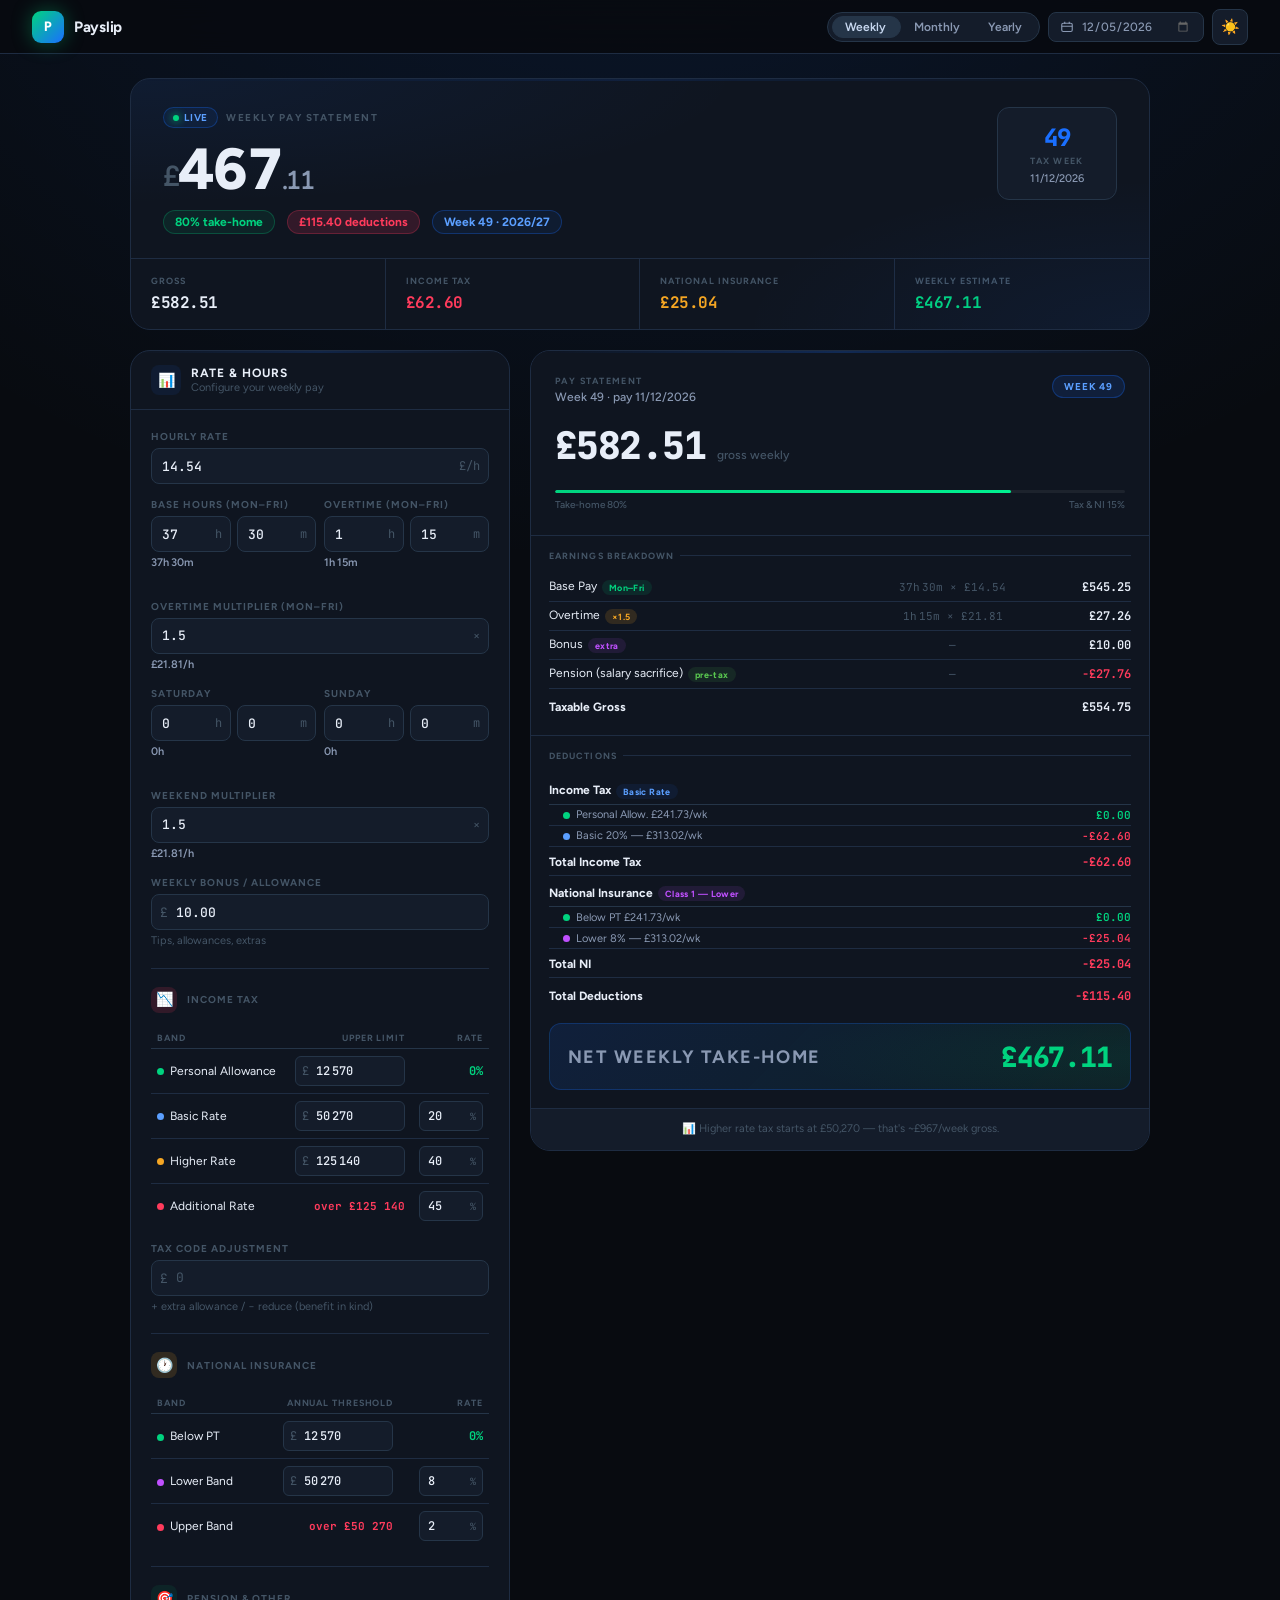
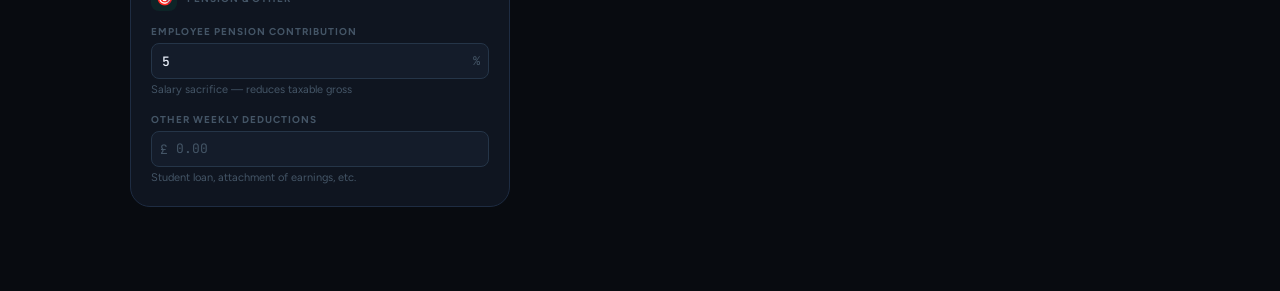
<file: index.html>
<!DOCTYPE html>
<html lang="en">
	<head>
		<meta charset="UTF-8"/>
		<meta name="viewport" content="width=device-width,initial-scale=1"/>
		<title>Payslip · 2026/27</title>
		<link href="https://fonts.googleapis.com/css2?family=Figtree:wght@300;400;500;600;700;800;900&family=JetBrains+Mono:wght@400;500;600&display=swap" rel="stylesheet"/>
		<link rel="stylesheet" href="payslip.css">
	</head>
	<body>
		<div id="bar-tt">
			<div class="tt-row" id="tt-label" style="font-size:10px;text-transform:uppercase;letter-spacing:.1em;color:var(--text3);margin-bottom:6px;font-weight:700"></div>
			<div class="tt-row"><span style="color:var(--g)">Gross</span><span class="tt-val" id="tt-gross" style="color:var(--g)">—</span></div>
			<div class="tt-row"><span style="color:var(--r)">Deductions</span><span class="tt-val" id="tt-ded" style="color:var(--r)">—</span></div>
			<div class="tt-row" style="border-top:1px solid var(--border);margin-top:5px;padding-top:7px"><span style="color:var(--g)">Net pay</span><span class="tt-val" id="tt-net" style="color:var(--g)">—</span></div>
		</div>
		<!-- NAV -->
		<nav class="topnav">
			<div class="nav-brand">
				<div class="nav-logo">P</div>
				Payslip
			</div>
			<div class="nav-right">
				<!-- Period toggle -->
				<div class="tog-pill" id="period-pill">
					<div class="tog-pill-thumb" id="pill-thumb"></div>
					<button class="tog-pill-btn on" id="btn-weekly">Weekly</button>
					<button class="tog-pill-btn" id="btn-monthly">Monthly</button>
					<button class="tog-pill-btn" id="btn-yearly">Yearly</button>
				</div>
				<div class="nav-date">
					<svg width="12" height="12" fill="none" stroke="currentColor" stroke-width="1.5" viewBox="0 0 16 16">
						<rect x="1" y="3" width="14" height="11" rx="2"/>
						<path d="M5 1v3M11 1v3M1 7h14"/>
					</svg>
					<input type="date" id="today-date"/>
				</div>
				<div class="tog-btn" id="togBtn" title="Theme"><span class="theme-icon" id="theme-icon">🌙</span></div>
			</div>
		</nav>
		<div class="wrap">
			<!-- HERO -->
			<div class="hero">
				<div class="hero-scan"></div>
				<div class="hero-main">
					<div style="animation:fadeIn .5s ease .1s both">
						<div class="hero-eyebrow">
							<div class="hero-tag">
								<div class="live-dot"></div>
								LIVE
							</div>
							<span id="hero-eyebrow-label">WEEKLY PAY STATEMENT</span>
						</div>
						<div class="hero-net"><span class="currency">£</span><span id="hero-net-int">0</span><span class="pence">.<span id="hero-net-dec">00</span></span></div>
						<div class="hero-sub">
							<div class="hero-pill pill-g" id="hero-pill-rate">0% take-home</div>
							<div class="hero-pill pill-r" id="hero-pill-ded">£0.00 deductions</div>
							<div class="hero-pill pill-b" id="hero-pill-week">Week 1 · 2026/27</div>
						</div>
					</div>
					<div class="hero-right">
						<div class="hero-week-badge">
							<div class="hwb-week" id="hero-week-num">1</div>
							<div class="hwb-label">Tax Week</div>
							<div class="hwb-pay" id="hero-pay-date">Pay date —</div>
						</div>
					</div>
				</div>
				<div class="hero-stats">
					<div class="hstat">
						<div class="hstat-l">Gross</div>
						<div class="hstat-v" id="hs-gross" style="color:var(--text)">£0.00</div>
					</div>
					<div class="hstat">
						<div class="hstat-l">Income Tax</div>
						<div class="hstat-v" id="hs-it" style="color:var(--r)">£0.00</div>
					</div>
					<div class="hstat">
						<div class="hstat-l">National Insurance</div>
						<div class="hstat-v" id="hs-ni" style="color:var(--gold)">£0.00</div>
					</div>
					<div class="hstat">
						<div class="hstat-l" id="hs-annual-label">Annual Estimate</div>
						<div class="hstat-v" id="hs-annual" style="color:var(--g)">£0.00</div>
					</div>
				</div>
			</div>
			<div class="layout">
				<!-- INPUTS -->
				<div class="inputs-panel">
					<div class="panel-head">
						<div class="ph-ico ico-b">📊</div>
						<div>
							<div class="ph-title">Rate &amp; Hours</div>
							<div class="ph-sub">Configure your weekly pay</div>
						</div>
					</div>
					<div class="panel-body">
						<div class="field">
							<label>Hourly Rate</label>
							<div class="iw"><input type="text" inputmode="decimal" id="hourly_rate" placeholder="0.00"/><span class="isuf">£/h</span></div>
						</div>
						<div class="two-col" style="margin-bottom:.875rem">
							<div class="field">
								<label>Base Hours (Mon–Fri)</label>
								<div class="two-col" style="gap:6px">
									<div class="iw"><input type="number" id="base_h" min="0" max="168" step="1" value="37"/><span class="isuf">h</span></div>
									<div class="iw"><input type="number" id="base_m" min="0" max="59" step="1" value="30"/><span class="isuf">m</span></div>
								</div>
								<div class="hint" id="base_disp"></div>
							</div>
							<div class="field">
								<label>Overtime (Mon–Fri)</label>
								<div class="two-col" style="gap:6px">
									<div class="iw"><input type="number" id="ot_h" min="0" max="99" step="1" value="1"/><span class="isuf">h</span></div>
									<div class="iw"><input type="number" id="ot_m" min="0" max="59" step="1" value="15"/><span class="isuf">m</span></div>
								</div>
								<div class="hint" id="ot_disp"></div>
							</div>
						</div>
						<div class="field">
							<label>Overtime Multiplier (Mon–Fri)</label>
							<div class="iw"><input type="number" id="ot_mult" step="0.1" value="1.5"/><span class="isuf">×</span></div>
							<div class="hint" id="ot_rate_disp"></div>
						</div>
						<div class="two-col" style="margin-bottom:.875rem">
							<div class="field">
								<label>Saturday</label>
								<div class="two-col" style="gap:6px">
									<div class="iw"><input type="number" id="sat_h" min="0" max="24" step="1" value="0"/><span class="isuf">h</span></div>
									<div class="iw"><input type="number" id="sat_m" min="0" max="59" step="1" value="0"/><span class="isuf">m</span></div>
								</div>
								<div class="hint" id="sat_disp"></div>
							</div>
							<div class="field">
								<label>Sunday</label>
								<div class="two-col" style="gap:6px">
									<div class="iw"><input type="number" id="sun_h" min="0" max="24" step="1" value="0"/><span class="isuf">h</span></div>
									<div class="iw"><input type="number" id="sun_m" min="0" max="59" step="1" value="0"/><span class="isuf">m</span></div>
								</div>
								<div class="hint" id="sun_disp"></div>
							</div>
						</div>
						<div class="field">
							<label>Weekend Multiplier</label>
							<div class="iw"><input type="number" id="wk_mult" step="0.1" value="1.5"/><span class="isuf">×</span></div>
							<div class="hint" id="wk_rate_disp"></div>
						</div>
						<div class="field">
							<label>Weekly Bonus / Allowance</label>
							<div class="iw iw-pre"><span class="ipre">£</span><input type="text" inputmode="decimal" id="bonus" placeholder="0.00"/></div>
							<div class="hint">Tips, allowances, extras</div>
						</div>
						<div class="sec-divider"></div>
						<div style="display:flex;align-items:center;gap:10px;margin-bottom:.875rem">
							<div class="ph-ico ico-r" style="width:26px;height:26px">📉</div>
							<div style="font-size:10px;font-weight:700;text-transform:uppercase;letter-spacing:.1em;color:var(--text3)">Income Tax</div>
						</div>
						<table class="rtbl">
							<thead>
								<tr>
									<th>Band</th>
									<th>Upper limit</th>
									<th>Rate</th>
								</tr>
							</thead>
							<tbody>
								<tr>
									<td><span class="bnd" style="background:var(--g)"></span>Personal Allowance</td>
									<td>
										<div class="iw iw-pre"><span class="ipre">£</span><input type="text" inputmode="numeric" id="it_pa" placeholder="12 570"/></div>
									</td>
									<td><span style="font-family:var(--mono);font-size:12px;color:var(--g);font-weight:700">0%</span></td>
								</tr>
								<tr>
									<td><span class="bnd" style="background:#5B9FFF"></span>Basic Rate</td>
									<td>
										<div class="iw iw-pre"><span class="ipre">£</span><input type="text" inputmode="numeric" id="it_basic_top" placeholder="50 270"/></div>
									</td>
									<td>
										<div class="iw" style="max-width:64px"><input type="number" id="it_basic_rate" step="0.1" value="20"/><span class="isuf">%</span></div>
									</td>
								</tr>
								<tr>
									<td><span class="bnd" style="background:var(--gold)"></span>Higher Rate</td>
									<td>
										<div class="iw iw-pre"><span class="ipre">£</span><input type="text" inputmode="numeric" id="it_higher_top" placeholder="125 140"/></div>
									</td>
									<td>
										<div class="iw" style="max-width:64px"><input type="number" id="it_higher_rate" step="0.1" value="40"/><span class="isuf">%</span></div>
									</td>
								</tr>
								<tr>
									<td><span class="bnd" style="background:var(--r)"></span>Additional Rate</td>
									<td><span style="font-family:var(--mono);font-size:11px;color:var(--r);font-weight:700">over £125 140</span></td>
									<td>
										<div class="iw" style="max-width:64px"><input type="number" id="it_add_rate" step="0.1" value="45"/><span class="isuf">%</span></div>
									</td>
								</tr>
							</tbody>
						</table>
						<div class="field" style="margin-top:.875rem">
							<label>Tax Code Adjustment</label>
							<div class="iw iw-pre"><span class="ipre">£</span><input type="text" inputmode="numeric" id="tax_code_adj" placeholder="0"/></div>
							<div class="hint">+ extra allowance / − reduce (benefit in kind)</div>
						</div>
						<div class="sec-divider"></div>
						<div style="display:flex;align-items:center;gap:10px;margin-bottom:.875rem">
							<div class="ph-ico ico-gold" style="width:26px;height:26px">🕐</div>
							<div style="font-size:10px;font-weight:700;text-transform:uppercase;letter-spacing:.1em;color:var(--text3)">National Insurance</div>
						</div>
						<table class="rtbl">
							<thead>
								<tr>
									<th>Band</th>
									<th>Annual threshold</th>
									<th>Rate</th>
								</tr>
							</thead>
							<tbody>
								<tr>
									<td><span class="bnd" style="background:var(--g)"></span>Below PT</td>
									<td>
										<div class="iw iw-pre"><span class="ipre">£</span><input type="text" inputmode="numeric" id="ni_pt_annual" placeholder="12 570"/></div>
									</td>
									<td><span style="font-family:var(--mono);font-size:12px;color:var(--g);font-weight:700">0%</span></td>
								</tr>
								<tr>
									<td><span class="bnd" style="background:#C050FF"></span>Lower Band</td>
									<td>
										<div class="iw iw-pre"><span class="ipre">£</span><input type="text" inputmode="numeric" id="ni_uel_annual" placeholder="50 270"/></div>
									</td>
									<td>
										<div class="iw" style="max-width:64px"><input type="number" id="ni_main_rate" step="0.1" value="8"/><span class="isuf">%</span></div>
									</td>
								</tr>
								<tr>
									<td><span class="bnd" style="background:var(--r)"></span>Upper Band</td>
									<td><span style="font-family:var(--mono);font-size:11px;color:var(--r);font-weight:700">over £50 270</span></td>
									<td>
										<div class="iw" style="max-width:64px"><input type="number" id="ni_upper_rate" step="0.1" value="2"/><span class="isuf">%</span></div>
									</td>
								</tr>
							</tbody>
						</table>
						<div class="sec-divider"></div>
						<div style="display:flex;align-items:center;gap:10px;margin-bottom:.875rem">
							<div class="ph-ico ico-g" style="width:26px;height:26px">🎯</div>
							<div style="font-size:10px;font-weight:700;text-transform:uppercase;letter-spacing:.1em;color:var(--text3)">Pension &amp; Other</div>
						</div>
						<div class="field">
							<label>Employee Pension Contribution</label>
							<div class="iw"><input type="number" id="pen_pct" step="0.1" value="5" placeholder="0"/><span class="isuf">%</span></div>
							<div class="hint">Salary sacrifice — reduces taxable gross</div>
						</div>
						<div class="field">
							<label>Other Weekly Deductions</label>
							<div class="iw iw-pre"><span class="ipre">£</span><input type="text" inputmode="decimal" id="other_ded" placeholder="0.00"/></div>
							<div class="hint">Student loan, attachment of earnings, etc.</div>
						</div>
					</div>
				</div>
				<!-- SLIP -->
				<div class="slip-panel">
					<div class="slip">
						<div class="slip-hero">
							<div class="slip-hero-scan"></div>
							<div class="sh-top">
								<div>
									<div class="sh-lbl">Pay Statement</div>
									<div class="sh-period" id="s-period">—</div>
								</div>
								<div class="sh-pill" id="s-pill">Week 1</div>
							</div>
							<div class="sh-gross-row">
								<div class="sh-gross" id="s-gross">£0.00</div>
								<div class="sh-gross-lbl" id="s-gross-lbl">gross weekly</div>
							</div>
							<div class="sh-bar-wrap">
								<div class="sh-bar-track">
									<div class="sh-bar-fill" id="s-bar" style="width:0%"></div>
								</div>
								<div class="sh-bar-labels">
									<span class="sh-bar-lbl" id="s-bar-pct">Take-home 0%</span>
									<span class="sh-bar-lbl" id="tax-ni-pct">Tax &amp; NI 0%</span>
								</div>
							</div>
						</div>
						<div class="ss">
							<div class="ss-title">Earnings Breakdown</div>
							<table class="et" id="s-earn"></table>
						</div>
						<div class="ss">
							<div class="ss-title">Deductions</div>
							<table class="dt" id="s-ded"></table>
						</div>
						<div class="net-box">
							<div>
								<div class="net-lbl" id="net-box-lbl">Net Weekly Take-Home</div>
							</div>
							<div class="net-val" id="s-net-box">£0.00</div>
						</div>
						<div class="slip-foot" id="s-foot"></div>
					</div>
				</div>
			</div>
		</div>
		<script src="payslip.js"></script>
	</body>
</html>
</file>
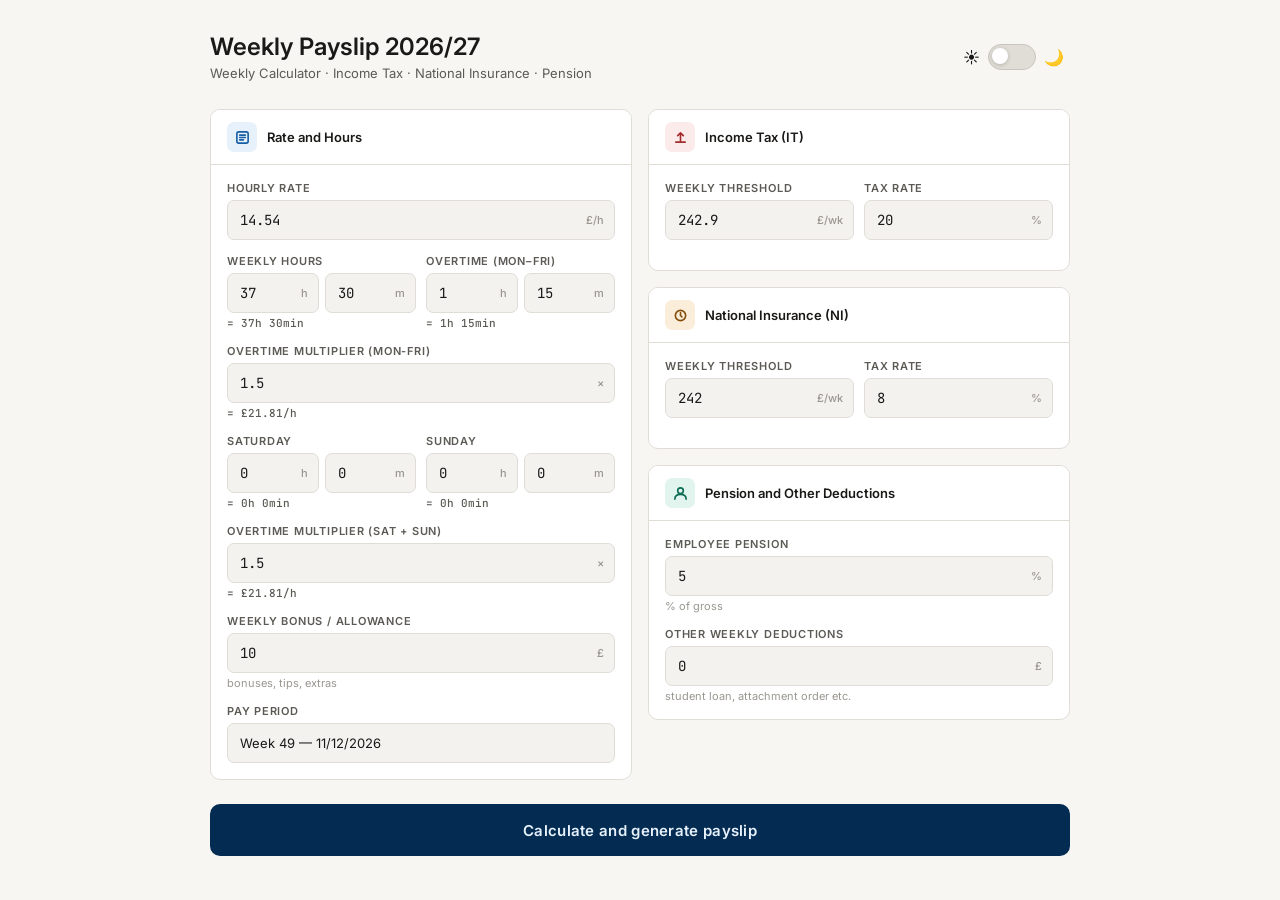
<file: payslip-2026-27 (1).html>
<!DOCTYPE html>
<html lang="pl">
<head>
<meta charset="UTF-8"/>
<meta name="viewport" content="width=device-width,initial-scale=1"/>
<title>Weekly Payslip 2026/27</title>
<link href="https://fonts.googleapis.com/css2?family=Inter:wght@400;500;600&family=JetBrains+Mono:wght@400;500&display=swap" rel="stylesheet"/>
<style>
*{box-sizing:border-box;margin:0;padding:0}

body{
  font-family:'Inter',sans-serif;min-height:100vh;padding:2rem 1rem;
  background:#F7F6F3;color:#1A1917;
  --surface:#FFFFFF;--surface2:#F3F2EF;--border:#E0DDD7;--border2:#C8C5BE;
  --text:#1A1917;--text2:#5C5A55;--text3:#9A9790;
  --blue-dark:#042C53;--blue-mid:#185FA5;--blue-light:#E6F1FB;--blue-muted:#85B7EB;
  --teal:#0F6E56;--teal-light:#E1F5EE;--teal-mid:#5DCAA5;
  --red:#A32D2D;--red-light:#FCEBEB;
  --amber:#854F0B;--amber-light:#FAEEDA;
  --purple:#3C3489;--purple-light:#EEEDFE;
  --green:#3B6D11;--green-light:#EAF3DE;
  --radius:10px;--radius-sm:7px;
  --toggle-bg:#E0DDD7;--toggle-thumb:#fff;
  -webkit-transition:background .25s,color .25s;
  transition:background .25s,color .25s;
}

body.dark{
  background:#111110;color:#F0EFED;
  --surface:#1C1C1A;--surface2:#242422;--border:#2E2E2B;--border2:#3D3D3A;
  --text:#F0EFED;--text2:#A8A59E;--text3:#6A6762;
  --blue-dark:#0D3F73;--blue-mid:#3080C8;--blue-light:#0C1E2E;--blue-muted:#5A9DD4;
  --teal:#1A9A78;--teal-light:#0A1F19;--teal-mid:#3DB890;
  --red:#CC4444;--red-light:#220E0E;
  --amber:#C47B20;--amber-light:#211508;
  --purple:#6658D4;--purple-light:#131128;
  --green:#5A9D28;--green-light:#0D1A06;
  --toggle-bg:#3D3D3A;--toggle-thumb:#F0EFED;
}

.container{max-width:860px;margin:0 auto}
.page-header{margin-bottom:1.75rem;display:flex;align-items:center;justify-content:space-between;gap:1rem;flex-wrap:wrap}
.page-header-left{display:flex;flex-direction:column}
.page-title{font-size:24px;font-weight:600;color:var(--text)}
.page-sub{font-size:13px;color:var(--text2);margin-top:4px}

.theme-toggle{
  display:flex;align-items:center;gap:8px;
  cursor:pointer;flex-shrink:0;
  -webkit-user-select:none;user-select:none;
  -webkit-tap-highlight-color:transparent;
  padding:6px;border-radius:8px;
}
.toggle-track{
  width:48px;height:26px;border-radius:13px;
  background:var(--toggle-bg);
  position:relative;
  border:1.5px solid var(--border2);
  -webkit-transition:background .25s;
  transition:background .25s;
  flex-shrink:0;
}
.toggle-thumb{
  position:absolute;top:3px;left:3px;
  width:16px;height:16px;border-radius:50%;
  background:var(--toggle-thumb);
  -webkit-transition:-webkit-transform .25s,background .25s;
  transition:transform .25s,background .25s;
  box-shadow:0 1px 4px rgba(0,0,0,.2);
}
body.dark .toggle-thumb{
  -webkit-transform:translateX(22px);
  transform:translateX(22px);
  background:#3080C8;
}
.toggle-icon{font-size:16px;line-height:1;display:block}

.form-grid{display:grid;grid-template-columns:1fr 1fr;gap:1rem;margin-bottom:1.25rem}
@media(max-width:640px){.form-grid{grid-template-columns:1fr}}
.card{background:var(--surface);border:1px solid var(--border);border-radius:var(--radius);overflow:hidden;-webkit-transition:background .25s,border-color .25s;transition:background .25s,border-color .25s}
.card-head{padding:.75rem 1rem;border-bottom:1px solid var(--border);display:flex;align-items:center;gap:10px;background:var(--surface)}
.card-icon{width:30px;height:30px;border-radius:var(--radius-sm);display:flex;align-items:center;justify-content:center;flex-shrink:0}
.icon-blue{background:var(--blue-light)}.icon-teal{background:var(--teal-light)}.icon-amber{background:var(--amber-light)}.icon-red{background:var(--red-light)}
.card-head-title{font-size:13px;font-weight:600;color:var(--text)}
.card-body{padding:1rem}
.field{margin-bottom:.875rem}.field:last-child{margin-bottom:0}
.field label{font-size:11px;font-weight:600;color:var(--text2);display:block;margin-bottom:5px;text-transform:uppercase;letter-spacing:.07em}
.field-hint{font-size:11px;color:var(--text3);margin-top:3px}
.input-wrap{position:relative}
.input-wrap input{
  width:100%;height:40px;border-radius:var(--radius-sm);
  border:1px solid var(--border);background:var(--surface2);color:var(--text);
  font-size:14px;padding:0 42px 0 12px;
  font-family:'JetBrains Mono',monospace;
  -webkit-transition:border-color .15s;transition:border-color .15s;
  -moz-appearance:textfield;-webkit-appearance:none;appearance:none;
}
.input-wrap input::-webkit-outer-spin-button,.input-wrap input::-webkit-inner-spin-button{-webkit-appearance:none}
.input-wrap input[type=text]{font-family:'Inter',sans-serif;font-size:13px;padding:0 12px}
.input-wrap input:focus{outline:none;border-color:var(--blue-mid)}
.input-suffix{position:absolute;right:11px;top:50%;-webkit-transform:translateY(-50%);transform:translateY(-50%);font-size:11px;color:var(--text3);font-family:'Inter',sans-serif;pointer-events:none;font-weight:500}
.time-display{font-size:11px;color:var(--text3);margin-top:3px;font-family:'JetBrains Mono',monospace;font-weight:500}
.time-display span{color:var(--text2)}
.two-col{display:grid;grid-template-columns:1fr 1fr;gap:10px}
.right-stack{display:flex;flex-direction:column;gap:1rem}
.calc-btn{
  width:100%;height:52px;border-radius:var(--radius);border:none;
  background:var(--blue-dark);color:#E6F1FB;
  font-size:15px;font-weight:600;cursor:pointer;
  font-family:'Inter',sans-serif;letter-spacing:.02em;
  -webkit-transition:opacity .15s;transition:opacity .15s;
  margin-top:.25rem;-webkit-tap-highlight-color:transparent;
}
.calc-btn:hover{opacity:.85}.calc-btn:active{opacity:.9}

.slip-outer{margin-top:1.75rem;background:#E8E6E1;border-radius:16px;padding:1.25rem;display:none}
body.dark .slip-outer{background:#1A1A18}
.slip{background:var(--surface);border-radius:14px;border:1px solid var(--border);overflow:hidden;box-shadow:0 2px 12px rgba(0,0,0,.07)}
.slip-top{background:var(--blue-dark);padding:1.5rem}
.slip-top-row{display:flex;justify-content:space-between;align-items:center}
.slip-wordmark{font-size:10px;letter-spacing:.16em;color:var(--blue-muted);text-transform:uppercase;font-weight:600}
.slip-pill{font-size:10px;background:var(--blue-mid);color:#B5D4F4;padding:4px 13px;border-radius:20px;font-weight:600;letter-spacing:.05em}
.slip-gross-row{margin-top:.875rem;display:flex;align-items:baseline;gap:10px}
.slip-gross-val{font-size:32px;font-weight:600;color:#F0EFED;font-family:'JetBrains Mono',monospace}
.slip-gross-lbl{font-size:12px;color:var(--blue-muted)}
.slip-period{font-size:12px;color:var(--blue-muted);margin-top:3px}
.slip-bar-track{height:4px;background:#0C447C;border-radius:2px;margin-top:1.25rem}
.slip-bar-fill{height:100%;background:var(--teal-mid);border-radius:2px;-webkit-transition:width .5s ease;transition:width .5s ease}
.slip-metrics{display:grid;grid-template-columns:repeat(3,1fr);border-bottom:1px solid var(--border)}
.sm-cell{padding:.875rem 1.125rem;border-right:1px solid var(--border)}.sm-cell:last-child{border-right:none}
.sm-lbl{font-size:10px;text-transform:uppercase;letter-spacing:.07em;color:var(--text3);margin-bottom:4px;font-weight:600}
.sm-val{font-size:17px;font-weight:600;font-family:'JetBrains Mono',monospace}
.v-blue{color:var(--blue-mid)}.v-red{color:var(--red)}.v-green{color:var(--green)}
.slip-section{padding:1rem 1.25rem}.slip-section+.slip-section{border-top:1px solid var(--border)}
.slip-sec-title{font-size:10px;font-weight:700;text-transform:uppercase;letter-spacing:.09em;color:var(--text3);margin-bottom:.75rem}
.earn-table{width:100%;border-collapse:collapse}
.earn-table td{padding:7px 0;font-size:13px;vertical-align:middle;border-bottom:1px solid var(--border)}
.earn-table tr:last-child td{border-bottom:none}
.earn-table td:nth-child(2){text-align:center;font-family:'JetBrains Mono',monospace;font-size:11px;color:var(--text2)}
.earn-table td:nth-child(3){text-align:right;font-family:'JetBrains Mono',monospace;font-size:13px;font-weight:500;color:var(--text)}
.earn-table .total-row td{font-weight:700;font-size:14px;padding-top:11px;border-top:2px solid var(--border2);border-bottom:none}
.tag{display:inline-block;font-size:9px;padding:2px 7px;border-radius:20px;font-weight:700;margin-left:5px;vertical-align:middle;letter-spacing:.03em}
.t-base{background:var(--teal-light);color:var(--teal)}.t-ot{background:var(--amber-light);color:var(--amber)}
.t-sat{background:var(--blue-light);color:var(--blue-mid)}.t-sun{background:var(--red-light);color:var(--red)}
.t-bonus{background:var(--purple-light);color:var(--purple)}
.ded-table{width:100%;border-collapse:collapse}
.ded-table td{padding:7px 0;font-size:13px;border-bottom:1px solid var(--border)}
.ded-table tr:last-child td{border-bottom:none}
.ded-table td:nth-child(2){text-align:right;font-family:'JetBrains Mono',monospace;font-weight:500;color:var(--red)}
.ded-table .total-row td{font-weight:700;font-size:14px;padding-top:11px;border-top:2px solid var(--border2);border-bottom:none}
.ded-table .total-row td:nth-child(2){color:var(--red)}
.ded-note{font-size:11px;color:var(--text3);margin-left:4px}
.net-box{margin:0 1.25rem 1.25rem;background:var(--blue-dark);border-radius:var(--radius);padding:1.125rem 1.25rem;display:flex;justify-content:space-between;align-items:center}
.net-lbl{font-size:11px;color:var(--blue-muted);font-weight:600;text-transform:uppercase;letter-spacing:.06em}
.net-sub{font-size:11px;color:#378ADD;margin-top:3px}
.net-val{font-size:30px;font-weight:600;color:#F0EFED;font-family:'JetBrains Mono',monospace}
.slip-foot{padding:.75rem 1.25rem;background:var(--surface2);font-size:10px;color:var(--text3);display:flex;justify-content:space-between;border-top:1px solid var(--border)}
svg.ico{width:15px;height:15px;stroke-width:1.75;fill:none;stroke-linecap:round;stroke-linejoin:round;display:block}
</style>
</head>
<body>
<div class="container">
  <div class="page-header">
    <div class="page-header-left">
      <div class="page-title">Weekly Payslip 2026/27</div>
      <div class="page-sub">Weekly Calculator · Income Tax · National Insurance · Pension</div>
    </div>
    <div class="theme-toggle" id="themeToggle">
      <span class="toggle-icon">☀️</span>
      <div class="toggle-track"><div class="toggle-thumb"></div></div>
      <span class="toggle-icon">🌙</span>
    </div>
  </div>

  <div class="form-grid">
    <div class="card">
      <div class="card-head">
        <div class="card-icon icon-blue"><svg class="ico" viewBox="0 0 16 16" stroke="#185FA5"><rect x="2" y="2" width="12" height="12" rx="2"/><path d="M5 8h6M5 5.5h6M5 10.5h4"/></svg></div>
        <div class="card-head-title">Rate and Hours</div>
      </div>
      <div class="card-body">
        <div class="field">
          <label>Hourly Rate</label>
          <div class="input-wrap"><input type="number" id="hourly_rate" step="0.01" value="14.54" oninput="livePreview()"/><span class="input-suffix">£/h</span></div>
        </div>
        <div class="two-col">
          <div class="field">
            <label>Weekly Hours</label>
            <div class="two-col" style="gap:6px">
              <div class="input-wrap"><input type="number" id="base_h" min="0" max="168" step="1" value="37" oninput="livePreview()" placeholder="hh"/><span class="input-suffix">h</span></div>
              <div class="input-wrap"><input type="number" id="base_m" min="0" max="59" step="1" value="30" oninput="livePreview()" placeholder="mm"/><span class="input-suffix">m</span></div>
            </div>
            <div class="time-display" id="base_hours_disp"><span>= 37h 30min</span></div>
          </div>
          <div class="field">
            <label>Overtime (Mon–Fri)</label>
            <div class="two-col" style="gap:6px">
              <div class="input-wrap"><input type="number" id="ot_h" min="0" max="99" step="1" value="1" oninput="livePreview()" placeholder="hh"/><span class="input-suffix">h</span></div>
              <div class="input-wrap"><input type="number" id="ot_m" min="0" max="59" step="1" value="15" oninput="livePreview()" placeholder="mm"/><span class="input-suffix">m</span></div>
            </div>
            <div class="time-display" id="ot_hours_disp"><span>= 1h 15min</span></div>
          </div>
        </div>
        <div class="field">
          <label>Overtime Multiplier (Mon-Fri)</label>
          <div class="input-wrap"><input type="number" id="ot_mult" step="0.1" value="1.5" oninput="livePreview()"/><span class="input-suffix">×</span></div>
          <div class="time-display" id="ot_rate_disp"><span>= £0.00/h</span></div>
        </div>
        <div class="two-col">
          <div class="field">
            <label>Saturday</label>
            <div class="two-col" style="gap:6px">
              <div class="input-wrap"><input type="number" id="sat_h" min="0" max="24" step="1" value="0" oninput="livePreview()" placeholder="hh"/><span class="input-suffix">h</span></div>
              <div class="input-wrap"><input type="number" id="sat_m" min="0" max="59" step="1" value="0" oninput="livePreview()" placeholder="mm"/><span class="input-suffix">m</span></div>
            </div>
            <div class="time-display" id="sat_hours_disp"><span>= 0h 0min</span></div>
          </div>
          <div class="field">
            <label>Sunday</label>
            <div class="two-col" style="gap:6px">
              <div class="input-wrap"><input type="number" id="sun_h" min="0" max="24" step="1" value="0" oninput="livePreview()" placeholder="hh"/><span class="input-suffix">h</span></div>
              <div class="input-wrap"><input type="number" id="sun_m" min="0" max="59" step="1" value="0" oninput="livePreview()" placeholder="mm"/><span class="input-suffix">m</span></div>
            </div>
            <div class="time-display" id="sun_hours_disp"><span>= 0h 0min</span></div>
          </div>
        </div>
        <div class="field">
          <label>Overtime Multiplier (Sat + Sun)</label>
          <div class="input-wrap"><input type="number" id="wk_mult" step="0.1" value="1.5" oninput="livePreview()"/><span class="input-suffix">×</span></div>
          <div class="time-display" id="wk_rate_disp"><span>= £0.00/h</span></div>
        </div>
        <div class="field">
          <label>Weekly Bonus / Allowance</label>
          <div class="input-wrap"><input type="number" id="bonus" step="0.01" value="10" oninput="livePreview()"/><span class="input-suffix">£</span></div>
          <div class="field-hint">bonuses, tips, extras</div>
        </div>
        <div class="field">
          <label>Pay Period</label>
          <div class="input-wrap"><input type="text" id="pay_period"/></div>
        </div>
      </div>
    </div>

    <div class="right-stack">
      <div class="card">
        <div class="card-head">
          <div class="card-icon icon-red"><svg class="ico" viewBox="0 0 16 16" stroke="#A32D2D"><path d="M3 13h10M8 3v10M5 6l3-3 3 3"/></svg></div>
          <div class="card-head-title">Income Tax (IT)</div>
        </div>
        <div class="card-body">
          <div class="two-col">
            <div class="field">
              <label>Weekly Threshold</label>
              <div class="input-wrap"><input type="number" id="it_allowance" step="1" value="242.9" oninput="livePreview()"/><span class="input-suffix">£/wk</span></div>
            </div>
            <div class="field">
              <label>Tax Rate</label>
              <div class="input-wrap"><input type="number" id="it_rate" step="1" value="20" oninput="livePreview()"/><span class="input-suffix">%</span></div>
            </div>
          </div>
        </div>
      </div>
      <div class="card">
        <div class="card-head">
          <div class="card-icon icon-amber"><svg class="ico" viewBox="0 0 16 16" stroke="#854F0B"><circle cx="8" cy="8" r="5.5"/><path d="M8 5v3l1.5 1.5"/></svg></div>
          <div class="card-head-title">National Insurance (NI)</div>
        </div>
        <div class="card-body">
          <div class="two-col">
            <div class="field">
              <label>Weekly Threshold</label>
              <div class="input-wrap"><input type="number" id="ni_threshold" step="1" value="242" oninput="livePreview()"/><span class="input-suffix">£/wk</span></div>
            </div>
            <div class="field">
              <label>Tax Rate</label>
              <div class="input-wrap"><input type="number" id="ni_rate" step="0.1" value="8" oninput="livePreview()"/><span class="input-suffix">%</span></div>
            </div>
          </div>
        </div>
      </div>
      <div class="card">
        <div class="card-head">
          <div class="card-icon icon-teal"><svg class="ico" viewBox="0 0 16 16" stroke="#0F6E56"><path d="M8 2a3 3 0 1 1 0 6 3 3 0 0 1 0-6z"/><path d="M2 14c0-3.3 2.7-5 6-5s6 1.7 6 5"/></svg></div>
          <div class="card-head-title">Pension and Other Deductions</div>
        </div>
        <div class="card-body">
          <div class="field">
            <label>Employee Pension</label>
            <div class="input-wrap"><input type="number" id="pen_emp_pct" step="0.1" value="5" oninput="livePreview()"/><span class="input-suffix">%</span></div>
            <div class="field-hint">% of gross</div>
          </div>
          <div class="field" style="margin-top:.5rem">
            <label>Other Weekly Deductions</label>
            <div class="input-wrap"><input type="number" id="other_ded" step="0.01" value="0" oninput="livePreview()"/><span class="input-suffix">£</span></div>
            <div class="field-hint">student loan, attachment order etc.</div>
          </div>
        </div>
      </div>
    </div>
  </div>

  <button class="calc-btn" onclick="generate()">Calculate and generate payslip</button>

  <div class="slip-outer" id="slip-outer">
    <div class="slip">
      <div class="slip-top">
        <div class="slip-top-row">
          <div class="slip-wordmark">UK Weekly Pay Statement</div>
          <div class="slip-pill" id="s-pill">Week 1</div>
        </div>
        <div class="slip-gross-row">
          <div class="slip-gross-val" id="s-gross-top">£0.00</div>
          <div class="slip-gross-lbl">brutto</div>
        </div>
        <div class="slip-period" id="s-period-top">—</div>
        <div class="slip-bar-track"><div class="slip-bar-fill" id="s-prog" style="width:0%"></div></div>
      </div>
      <div class="slip-metrics">
        <div class="sm-cell"><div class="sm-lbl">Total Hours</div><div class="sm-val v-blue" id="s-total-h">0h</div></div>
        <div class="sm-cell"><div class="sm-lbl">Deductions</div><div class="sm-val v-red" id="s-total-ded">£0.00</div></div>
        <div class="sm-cell"><div class="sm-lbl">Net Pay</div><div class="sm-val v-green" id="s-net-top">£0.00</div></div>
      </div>
      <div class="slip-section"><div class="slip-sec-title">Earnings</div><table class="earn-table" id="s-earn"></table></div>
      <div class="slip-section"><div class="slip-sec-title">Deductions</div><table class="ded-table" id="s-ded"></table></div>
      <div class="net-box">
        <div>
          <div class="net-lbl">Net Pay</div>
          <div class="net-sub" id="s-net-sub">after deductions</div>
        </div>
        <div class="net-val" id="s-net-big">£0.00</div>
      </div>
      <div class="slip-foot">
        <span>Click "Calculate" to generate payslip</span>
        <span>IT · NI · Pension</span>
      </div>
    </div>
  </div>
</div>

<script>
/* ── Theme toggle — Safari-safe ── */
function applyTheme(dark) {
  if (dark) {
    document.body.className = 'dark';
  } else {
    document.body.className = '';
  }
}

function toggleTheme() {
  var isDark = document.body.className === 'dark';
  applyTheme(!isDark);
  try { localStorage.setItem('payslip-theme', !isDark ? 'dark' : 'light'); } catch(e) {}
}

/* Attach both click and touchend so iOS doesn't eat the event */
var tog = document.getElementById('themeToggle');
tog.addEventListener('click', function(e) {
  e.preventDefault();
  toggleTheme();
});
tog.addEventListener('touchend', function(e) {
  e.preventDefault();
  toggleTheme();
});

/* Init from localStorage or system preference */
(function() {
  var saved;
  try { saved = localStorage.getItem('payslip-theme'); } catch(e) {}
  if (saved === 'dark') {
    applyTheme(true);
  } else if (!saved && window.matchMedia && window.matchMedia('(prefers-color-scheme: dark)').matches) {
    applyTheme(true);
  }
})();

/* ── Calc helpers ── */
function v(id) { return parseFloat(document.getElementById(id).value) || 0; }
function s(id) { return document.getElementById(id).value || ''; }
function fmt(n) { return '£' + n.toFixed(2).replace(/\B(?=(\d{3})+(?!\d))/g, ','); }
function fmtN(n) { return n.toFixed(2).replace(/\B(?=(\d{3})+(?!\d))/g, ','); }
function round2(n) { return Math.round(n * 100) / 100; }

function getHM(p) {
  var h = parseInt(document.getElementById(p+'_h').value) || 0;
  var m = parseInt(document.getElementById(p+'_m').value) || 0;
  return h + m / 60;
}
function fmtHM(p) {
  var h = parseInt(document.getElementById(p+'_h').value) || 0;
  var m = parseInt(document.getElementById(p+'_m').value) || 0;
  return h + 'h ' + (m > 0 ? m + 'min' : '0min');
}
function fmtH(h) {
  var hh = Math.floor(h);
  var mm = Math.round((h - hh) * 60);
  return hh + 'h' + (mm > 0 ? ' ' + mm + 'min' : '');
}

function updateTimeDisplays() {
  [['base','base_hours'],['ot','ot_hours'],['sat','sat_hours'],['sun','sun_hours']].forEach(function(p) {
    var el = document.getElementById(p[1]+'_disp');
    if (el) el.innerHTML = '<span>= ' + fmtHM(p[0]) + '</span>';
  });
}
function updateRateDisplays() {
  var r = v('hourly_rate');
  var a = document.getElementById('ot_rate_disp');
  if (a) a.innerHTML = '<span>= £' + fmtN(r * v('ot_mult')) + '/h</span>';
  var b = document.getElementById('wk_rate_disp');
  if (b) b.innerHTML = '<span>= £' + fmtN(r * v('wk_mult')) + '/h</span>';
}

function calc() {
  var rate=v('hourly_rate'), baseH=getHM('base'), otH=getHM('ot'), otM=v('ot_mult'),
      satH=getHM('sat'), sunH=getHM('sun'), wkM=v('wk_mult'), bonus=v('bonus');
  var baseAmt=round2(baseH*rate), otAmt=round2(otH*rate*otM),
      satAmt=round2(satH*rate*wkM), sunAmt=round2(sunH*rate*wkM);
  var grossBefore=round2(baseAmt+otAmt+satAmt+sunAmt+bonus);
  var itA=v('it_allowance'), itR=v('it_rate')/100, niT=v('ni_threshold'), niR=v('ni_rate')/100,
      otherDed=v('other_ded'), penPct=v('pen_emp_pct')/100;
  var penAmt=round2((baseAmt+bonus)*penPct);
  var gross=round2(grossBefore-penAmt);
  var taxIT=round2(Math.max(0,gross-itA)), taxNI=round2(Math.max(0,gross-niT));
  var itAmt=round2(taxIT*itR), niAmt=round2(taxNI*niR);
  var totalDed=round2(itAmt+niAmt+otherDed), net=round2(gross-totalDed);
  return {rate:rate,baseH:baseH,otH:otH,otM:otM,satH:satH,sunH:sunH,wkM:wkM,bonus:bonus,
    baseAmt:baseAmt,otAmt:otAmt,satAmt:satAmt,sunAmt:sunAmt,gross:gross,
    penAmt:penAmt,itAmt:itAmt,niAmt:niAmt,otherDed:otherDed,
    totalDed:totalDed,net:net,totalH:baseH+otH+satH+sunH,taxIT:taxIT,taxNI:taxNI};
}

function updateEarn(c) {
  var e='';
  if(c.baseH>0) e+='<tr><td>Basic Pay <span class="tag t-base">Mon–Fri</span></td><td>'+fmtH(c.baseH)+' \u00d7 \u00a3'+fmtN(c.rate)+'</td><td>\u00a3'+fmtN(c.baseAmt)+'</td></tr>';
  if(c.otH>0)   e+='<tr><td>Overtime <span class="tag t-ot">\u00d7'+c.otM+'</span></td><td>'+fmtH(c.otH)+' \u00d7 \u00a3'+fmtN(c.rate*c.otM)+'</td><td>\u00a3'+fmtN(c.otAmt)+'</td></tr>';
  if(c.satH>0)  e+='<tr><td>Saturday <span class="tag t-sat">\u00d7'+c.wkM+'</span></td><td>'+fmtH(c.satH)+' \u00d7 \u00a3'+fmtN(c.rate*c.wkM)+'</td><td>\u00a3'+fmtN(c.satAmt)+'</td></tr>';
  if(c.sunH>0)  e+='<tr><td>Sunday <span class="tag t-sun">\u00d7'+c.wkM+'</span></td><td>'+fmtH(c.sunH)+' \u00d7 \u00a3'+fmtN(c.rate*c.wkM)+'</td><td>\u00a3'+fmtN(c.sunAmt)+'</td></tr>';
  if(c.bonus>0) e+='<tr><td>Bonus / Extra <span class="tag t-bonus">extra</span></td><td>\u2014</td><td>\u00a3'+fmtN(c.bonus)+'</td></tr>';
  if(c.penAmt>0) e+='<tr><td>Pension <span class="tag t-base">sacrifice</span></td><td>\u2014</td><td style="color:var(--red)">\u2212\u00a3'+fmtN(c.penAmt)+'</td></tr>';
  e+='<tr class="total-row"><td>Total Gross</td><td></td><td>\u00a3'+fmtN(c.gross)+'</td></tr>';
  document.getElementById('s-earn').innerHTML=e;
}
function updateDed(c) {
  var d='';
  d+='<tr><td>Income Tax <span class="ded-note">'+v('it_rate')+'% from \u00a3'+fmtN(c.taxIT)+'</span></td><td>\u2212\u00a3'+fmtN(c.itAmt)+'</td></tr>';
  d+='<tr><td>National Insurance <span class="ded-note">'+v('ni_rate')+'% from \u00a3'+fmtN(c.taxNI)+'</span></td><td>\u2212\u00a3'+fmtN(c.niAmt)+'</td></tr>';
  if(c.otherDed>0) d+='<tr><td>Other Deductions</td><td>\u2212\u00a3'+fmtN(c.otherDed)+'</td></tr>';
  d+='<tr class="total-row"><td>Total Deductions</td><td>\u2212\u00a3'+fmtN(c.totalDed)+'</td></tr>';
  document.getElementById('s-ded').innerHTML=d;
}

function livePreview() {
  updateTimeDisplays(); updateRateDisplays();
  var c=calc();
  document.getElementById('s-gross-top').textContent=fmt(c.gross);
  document.getElementById('s-total-ded').textContent=fmt(c.totalDed);
  document.getElementById('s-net-top').textContent=fmt(c.net);
  document.getElementById('s-net-big').textContent=fmt(c.net);
  document.getElementById('s-total-h').textContent=fmtH(c.totalH);
  var pct=c.gross>0?Math.min(100,Math.round(c.net/c.gross*100)):0;
  document.getElementById('s-prog').style.width=pct+'%';
  document.getElementById('s-net-sub').textContent='after deductions from \u00a3'+fmtN(c.gross)+' brutto';
  updateEarn(c); updateDed(c);
}

function generate() {
  var period=s('pay_period');
  document.getElementById('s-pill').textContent=period.split('\u2014')[0].trim()||period;
  document.getElementById('s-period-top').textContent=period;
  livePreview();
  document.getElementById('slip-outer').style.display='block';
  document.getElementById('slip-outer').scrollIntoView({behavior:'smooth',block:'start'});
}

/* iOS Safari-safe date: use numeric Date constructor, never parse strings */
function getNextFriday() {
  var today=new Date();
  var d=(5-today.getDay()+7)%7||7;
  var fri=new Date(today.getFullYear(),today.getMonth(),today.getDate()+d);
  var dd=String(fri.getDate()).padStart(2,'0');
  var mm=String(fri.getMonth()+1).padStart(2,'0');
  return dd+'/'+mm+'/'+fri.getFullYear();
}
function getWeekNumber(d) {
  var u=new Date(Date.UTC(d.getFullYear(),d.getMonth(),d.getDate()));
  var day=u.getUTCDay()||7;
  u.setUTCDate(u.getUTCDate()+4-day);
  var ys=new Date(Date.UTC(u.getUTCFullYear(),0,1));
  return Math.ceil(((u-ys)/86400000+1)/7);
}

document.addEventListener('DOMContentLoaded', function() {
  document.getElementById('pay_period').value = 'Week ' + getWeekNumber(new Date()) + ' \u2014 ' + getNextFriday();
  livePreview();
});
</script>
</body>
</html>
</file>
<file: payslip.css>
* {
	box-sizing: border-box;
	margin: 0;
	padding: 0
}

input[type=number]::-webkit-inner-spin-button,
input[type=number]::-webkit-outer-spin-button {
	-webkit-appearance: none;
	margin: 0
}

input[type=number] {
	-moz-appearance: textfield
}

:root {
	--bg: #080B10;
	--bg2: #0C1018;
	--surface: #0F1520;
	--surface2: #141C2A;
	--surface3: #1A2335;
	--border: #1E2C42;
	--border2: #253548;
	--g: #00D37F;
	--g2: #00A862;
	--g-glow: rgba(0, 211, 127, .15);
	--g-dim: rgba(0, 211, 127, .08);
	--r: #FF3B5C;
	--r-glow: rgba(255, 59, 92, .15);
	--b: #1A6FFF;
	--b2: #1555CC;
	--b-glow: rgba(26, 111, 255, .2);
	--b-dim: rgba(26, 111, 255, .08);
	--gold: #F5A623;
	--gold-glow: rgba(245, 166, 35, .15);
	--text: #E8EEF8;
	--text2: #8A99B3;
	--text3: #445566;
	--tog-on-bg: #253548;
	--tog-on-text: #C8D8F0;
	--font: 'Figtree', sans-serif;
	--mono: 'JetBrains Mono', monospace;
	--rad: 12px;
	--rad-sm: 8px;
	--rad-lg: 16px;
	--rad-xl: 20px;
}

@keyframes fadeUp {
	from {
		opacity: 0;
		transform: translateY(16px)
	}

	to {
		opacity: 1;
		transform: translateY(0)
	}
}

@keyframes fadeIn {
	from {
		opacity: 0
	}

	to {
		opacity: 1
	}
}

@keyframes pulse {

	0%,
	100% {
		opacity: 1;
		transform: scale(1)
	}

	50% {
		opacity: .25;
		transform: scale(.55)
	}
}

@keyframes scanline {
	0% {
		transform: translateY(-100%)
	}

	100% {
		transform: translateY(400%)
	}
}

@keyframes barGrow {
	from {
		transform: scaleY(0)
	}

	to {
		transform: scaleY(1)
	}
}

@keyframes flash {
	0% {
		opacity: .3
	}

	100% {
		opacity: 1
	}
}

.flash {
	animation: flash .3s ease-out
}

::-webkit-scrollbar {
	width: 4px;
	height: 4px
}

::-webkit-scrollbar-track {
	background: transparent
}

::-webkit-scrollbar-thumb {
	background: var(--border2);
	border-radius: 2px
}

body {
	font-family: var(--font);
	background: var(--bg);
	color: var(--text);
	min-height: 100vh;
	padding-bottom: 4rem;
	background-image: radial-gradient(ellipse 80% 40% at 50% -10%, rgba(26, 111, 255, .12), transparent);
}

/* ── TOP NAV ── */
.topnav {
	position: sticky;
	top: 0;
	z-index: 300;
	background: rgba(8, 11, 16, .9);
	backdrop-filter: blur(24px);
	border-bottom: 1px solid var(--border);
	height: 54px;
	display: flex;
	align-items: center;
	padding: 0 2rem;
	justify-content: space-between;
}

.nav-brand {
	display: flex;
	align-items: center;
	gap: 10px;
	font-size: 15px;
	font-weight: 700;
	letter-spacing: -.02em;
	color: var(--text)
}

.nav-logo {
	width: 32px;
	height: 32px;
	border-radius: 9px;
	background: linear-gradient(135deg, #00D37F, #1A6FFF);
	display: flex;
	align-items: center;
	justify-content: center;
	font-size: 13px;
	font-weight: 800;
	color: #fff;
	font-family: var(--mono);
	box-shadow: 0 0 20px rgba(0, 211, 127, .35);
}

.live-dot {
	width: 6px;
	height: 6px;
	border-radius: 50%;
	background: var(--g);
	animation: pulse 2.5s infinite;
	box-shadow: 0 0 8px var(--g)
}

.nav-right {
	display: flex;
	align-items: center;
	gap: 8px
}

.nav-date {
	display: flex;
	align-items: center;
	gap: 8px;
	background: var(--surface2);
	border: 1px solid var(--border2);
	border-radius: var(--rad-sm);
	padding: 6px 12px;
	font-size: 12px;
	color: var(--text2);
	font-weight: 500;
	transition: border-color .2s;
}

.nav-date input[type=date] {
	background: transparent;
	border: none;
	color: var(--text2);
	font-family: var(--font);
	font-size: 12px;
	font-weight: 500;
	cursor: pointer;
	outline: none;
	appearance: none;
}

.nav-date:hover input[type=date] {
    color: var(--text);
}

.nav-date:hover {
    background: var(--surface3);
    border-color: var(--b);
	color: var(--text);
}

.nav-date input[type=date]::-webkit-calendar-picker-indicator {
	filter: invert(.4);
	cursor: pointer;
	opacity: .7
	color: var(--text);
}

/* ── THEME BUTTON ── */
.tog-btn {
	width: 36px;
	height: 36px;
	border-radius: var(--rad-sm);
	background: var(--surface2);
	border: 1px solid var(--border2);
	display: flex;
	align-items: center;
	justify-content: center;
	cursor: pointer;
	font-size: 15px;
	transition: background .2s, border-color .2s;
	overflow: hidden;
}

.tog-btn:hover {
	background: var(--surface3);
	border-color: var(--b)
}

/* ── PERIOD TOGGLE — sliding pill ── */
.tog-pill {
	display: flex;
	position: relative;
	background: var(--surface2);
	border: 1px solid var(--border2);
	border-radius: 20px;
	padding: 3px;
	gap: 0;
	transition: border-color .2s;
}

.tog-pill:hover {
    border-color: var(--b);
}

.tog-pill-thumb {
	position: absolute;
	top: 3px;
	height: calc(100% - 6px);
	background: var(--tog-on-bg);
	border-radius: 16px;
	border: 1px solid var(--border2);
	transition: left .28s cubic-bezier(.34, 1.2, .64, 1), width .28s cubic-bezier(.34, 1.2, .64, 1);
	pointer-events: none;
	z-index: 0;
}

.tog-pill-btn {
	position: relative;
	z-index: 1;
	padding: 4px 14px;
	font-size: 12px;
	font-family: var(--font);
	cursor: pointer;
	border: none;
	background: transparent;
	color: var(--text2);
	font-weight: 600;
	border-radius: 16px;
	transition: color .2s;
	white-space: nowrap;
}

.tog-pill-btn.on {
	color: var(--tog-on-text);
}

.tog-pill-btn:hover:not(.on) {
	color: var(--text)
}

/* ── THEME BUTTON — animated spin+scale ── */
@keyframes themeSpin {
	0% {
		transform: scale(1) rotate(0deg)
	}

	40% {
		transform: scale(.6) rotate(160deg)
	}

	100% {
		transform: scale(1) rotate(360deg)
	}
}

.tog-btn {
	width: 36px;
	height: 36px;
	border-radius: var(--rad-sm);
	background: var(--surface2);
	border: 1px solid var(--border2);
	display: flex;
	align-items: center;
	justify-content: center;
	cursor: pointer;
	font-size: 15px;
	transition: background .2s, border-color .2s;
	overflow: hidden;
}

.tog-btn:hover {
	background: var(--surface3);
	border-color: var(--b)
}

.tog-btn .theme-icon {
	display: inline-block;
	transition: none;
}

.tog-btn.spinning .theme-icon {
	animation: themeSpin .45s cubic-bezier(.34, 1.2, .64, 1) both;
}

/* ── HERO ── */
.hero {
	background: var(--surface);
	border: 1px solid var(--border);
	border-radius: var(--rad-xl);
	overflow: hidden;
	margin-bottom: 1.25rem;
	position: relative;
	animation: fadeUp .5s cubic-bezier(.22, 1, .36, 1) both;
}

.hero::before {
	content: '';
	position: absolute;
	inset: 0;
	background: radial-gradient(ellipse 60% 50% at 0% 0%, rgba(26, 111, 255, .08), transparent),
		radial-gradient(ellipse 40% 60% at 100% 100%, rgba(26, 111, 255, .07), transparent);
	pointer-events: none;
}

.hero-scan {
	position: absolute;
	top: 0;
	left: 0;
	right: 0;
	height: 100%;
	overflow: hidden;
	pointer-events: none;
	opacity: .3;
}

.hero-scan::after {
	content: '';
	position: absolute;
	left: 0;
	right: 0;
	height: 2px;
	background: linear-gradient(90deg, transparent, rgba(26, 111, 255, .4), transparent);
	animation: scanline 4s linear infinite;
}

.hero-main {
	padding: 1.75rem 2rem 1.5rem;
	display: grid;
	grid-template-columns: 1fr auto;
	gap: 2rem;
	align-items: start;
	position: relative;
}

.hero-eyebrow {
	display: flex;
	align-items: center;
	gap: 8px;
	font-size: 10px;
	text-transform: uppercase;
	letter-spacing: .15em;
	color: var(--text3);
	font-weight: 700;
	margin-bottom: .75rem;
}

.hero-tag {
	display: inline-flex;
	align-items: center;
	gap: 5px;
	background: var(--b-dim);
	border: 1px solid rgba(26, 111, 255, .3);
	padding: 3px 9px;
	border-radius: 20px;
	font-size: 10px;
	font-weight: 700;
	color: #5B9FFF;
	letter-spacing: .08em;
}

.hero-net {
	font-size: clamp(36px, 6vw, 58px);
	font-weight: 800;
	letter-spacing: -.04em;
	line-height: 1;
	color: var(--text);
	font-variant-numeric: tabular-nums;
}

.hero-net .currency {
	font-size: .5em;
	font-weight: 600;
	color: var(--text3);
	vertical-align: .1em
}

.hero-net .pence {
	font-size: .45em;
	font-weight: 600;
	color: var(--text2)
}

.hero-sub {
	display: flex;
	align-items: center;
	gap: 12px;
	margin-top: .75rem;
	flex-wrap: wrap;
}

.hero-pill {
	display: inline-flex;
	align-items: center;
	gap: 5px;
	padding: 4px 11px;
	border-radius: 20px;
	font-size: 12px;
	font-weight: 700;
}

.pill-g {
	background: var(--g-dim);
	color: var(--g);
	border: 1px solid rgba(0, 211, 127, .25)
}

.pill-r {
	background: var(--r-glow);
	color: var(--r);
	border: 1px solid rgba(255, 59, 92, .25)
}

.pill-b {
	background: var(--b-dim);
	color: #5B9FFF;
	border: 1px solid rgba(26, 111, 255, .3)
}

.hero-right {
	text-align: right;
	animation: fadeIn .5s ease .15s both
}

.hero-week-badge {
	display: inline-flex;
	flex-direction: column;
	align-items: center;
	background: var(--surface2);
	border: 1px solid var(--border2);
	border-radius: var(--rad);
	padding: .875rem 1.25rem;
	min-width: 120px;
}

.hwb-week {
	font-size: 24px;
	font-weight: 800;
	letter-spacing: -.04em;
	color: var(--b);
	font-family: var(--mono)
}

.hwb-label {
	font-size: 9px;
	text-transform: uppercase;
	letter-spacing: .14em;
	color: var(--text3);
	font-weight: 700;
	margin-top: 2px
}

.hwb-pay {
	font-size: 11px;
	color: var(--text2);
	margin-top: 6px;
	font-weight: 500
}

.hero-stats {
	display: grid;
	grid-template-columns: repeat(4, 1fr);
	border-top: 1px solid var(--border);
}

.hstat {
	padding: 1rem 1.25rem;
	border-right: 1px solid var(--border);
	transition: background .2s;
}

.hstat:last-child {
	border-right: none
}

.hstat:hover {
	background: var(--surface2)
}

.hstat-l {
	font-size: 9px;
	text-transform: uppercase;
	letter-spacing: .12em;
	color: var(--text3);
	font-weight: 700;
	margin-bottom: 6px
}

.hstat-v {
	font-size: 16px;
	font-weight: 700;
	letter-spacing: -.03em;
	font-family: var(--mono)
}

/* ── CHART BAR ── */
.chart-section {
	background: var(--surface);
	border: 1px solid var(--border);
	border-radius: var(--rad-xl);
	overflow: hidden;
	margin-bottom: 1.25rem;
	animation: fadeUp .5s cubic-bezier(.22, 1, .36, 1) .05s both;
}

.chart-head {
	padding: 1.125rem 1.5rem .75rem;
	display: flex;
	align-items: center;
	justify-content: space-between;
	flex-wrap: wrap;
	gap: 1rem;
	border-bottom: 1px solid var(--border);
}

.chart-title {
	font-size: 12px;
	font-weight: 700;
	text-transform: uppercase;
	letter-spacing: .08em;
	color: var(--text2)
}

.chart-legend {
	display: flex;
	gap: 16px;
	flex-wrap: wrap
}

.cl-item {
	display: flex;
	align-items: center;
	gap: 6px;
	font-size: 11px;
	color: var(--text2);
	font-weight: 500
}

.cl-sq {
	width: 8px;
	height: 8px;
	border-radius: 2px
}

.chart-body {
	padding: 1.5rem;
	position: relative;
	height: 220px;
	overflow: hidden
}

.bars-wrap {
	display: flex;
	align-items: flex-end;
	justify-content: space-around;
	height: 100%;
	gap: 6px;
	position: relative;
}

.bar-group {
	display: flex;
	flex-direction: column;
	align-items: center;
	gap: 4px;
	flex: 1;
	max-width: 72px;
}

.bar-pair {
	display: flex;
	gap: 3px;
	align-items: flex-end;
	width: 100%;
}

.bar {
	flex: 1;
	border-radius: 4px 4px 0 0;
	transform-origin: bottom;
	animation: barGrow .6s cubic-bezier(.34, 1.2, .64, 1) both;
	position: relative;
	overflow: hidden;
	cursor: pointer;
	transition: filter .2s;
}

.bar:hover {
	filter: brightness(1.2)
}

.bar::after {
	content: '';
	position: absolute;
	top: 0;
	left: 0;
	right: 0;
	height: 40%;
	background: linear-gradient(180deg, rgba(255, 255, 255, .12), transparent);
	border-radius: 4px 4px 0 0;
}

.bar-g {
	background: linear-gradient(180deg, #00D37F, #00955A)
}

.bar-r {
	background: linear-gradient(180deg, #FF3B5C, #B82240)
}

.bar-b {
	background: linear-gradient(180deg, #1A6FFF, #0040CC)
}

.bar-lbl {
	font-size: 9px;
	color: var(--text3);
	font-weight: 600;
	text-align: center;
	white-space: nowrap
}

.chart-yline {
	position: absolute;
	left: 0;
	right: 0;
	border-top: 1px solid rgba(255, 255, 255, .04);
	pointer-events: none;
}

.chart-ynum {
	position: absolute;
	left: 0;
	font-size: 9px;
	color: var(--text3);
	font-family: var(--mono);
	font-weight: 500;
	line-height: 1;
	padding-right: 4px;
}

#bar-tt {
	position: fixed;
	z-index: 500;
	background: var(--surface3);
	border: 1px solid var(--border2);
	border-radius: 12px;
	padding: 10px 14px;
	font-size: 12px;
	pointer-events: none;
	opacity: 0;
	transition: opacity .12s;
	box-shadow: 0 8px 32px rgba(0, 0, 0, .6);
	min-width: 150px;
}

#bar-tt.show {
	opacity: 1
}

#bar-tt .tt-row {
	display: flex;
	justify-content: space-between;
	gap: 16px;
	padding: 2px 0;
	font-size: 12px
}

#bar-tt .tt-val {
	font-weight: 700;
	letter-spacing: -.02em;
	font-family: var(--mono)
}

/* ── TWO COL ── */
.wrap {
	max-width: 1060px;
	margin: 0 auto;
	padding: 1.5rem 1.25rem 0
}

.layout {
	display: grid;
	grid-template-columns: 380px 1fr;
	gap: 1.25rem;
	align-items: start
}

@media(max-width:800px) {
	.layout {
		grid-template-columns: 1fr
	}
}

/* ── INPUTS PANEL ── */
.inputs-panel {
	background: var(--surface);
	border: 1px solid var(--border);
	border-radius: var(--rad-xl);
	overflow: hidden;
	margin-bottom: 1.25rem;
	transition: border-color .25s;
	animation: fadeUp .4s cubic-bezier(.22, 1, .36, 1) both;
}

.panel-head {
	padding: .875rem 1.25rem;
	border-bottom: 1px solid var(--border);
	display: flex;
	align-items: center;
	gap: 10px;
}

.panel-head::after {
	content: '';
	position: absolute;
	left: 0;
	right: 0;
	height: 1.5px;
	top: 0;
	background: linear-gradient(90deg, transparent, rgba(26, 111, 255, .35), transparent);
	animation: scanline 4s linear infinite;
	pointer-events: none;
	opacity: .5;
}

.ph-ico {
	width: 30px;
	height: 30px;
	border-radius: var(--rad-sm);
	display: flex;
	align-items: center;
	justify-content: center;
	font-size: 14px;
}

.ico-b {
	background: var(--b-dim)
}

.ico-r {
	background: var(--r-glow)
}

.ico-g {
	background: var(--g-dim)
}

.ico-gold {
	background: var(--gold-glow)
}

.ph-title {
	font-size: 12px;
	font-weight: 700;
	color: var(--text);
	text-transform: uppercase;
	letter-spacing: .08em
}

.ph-sub {
	font-size: 11px;
	color: var(--text3);
	margin-top: 1px
}

.panel-body {
	padding: 1.25rem
}

.sec-divider {
	height: 1px;
	background: var(--border);
	margin: 1.125rem 0
}

.field {
	margin-bottom: .875rem
}

.field:last-child {
	margin-bottom: 0
}

.field label {
	font-size: 10px;
	font-weight: 700;
	color: var(--text3);
	display: block;
	margin-bottom: 5px;
	text-transform: uppercase;
	letter-spacing: .1em;
}

.hint {
	font-size: 11px;
	color: var(--text3);
	margin-top: 3px;
	line-height: 1.5
}

.hint strong {
	color: var(--text2);
	font-weight: 600
}

.two-col {
	display: grid;
	grid-template-columns: 1fr 1fr;
	gap: 8px
}

.iw {
	position: relative
}

.iw input {
	width: 100%;
	height: 36px;
	border-radius: var(--rad-sm);
	border: 1px solid var(--border2);
	background: var(--surface2);
	color: var(--text);
	font-size: 13px;
	padding: 0 36px 0 10px;
	font-family: var(--mono);
	transition: border-color .18s, box-shadow .18s;
	appearance: none;
	font-weight: 500;
}

.iw input:focus {
	outline: none;
	border-color: var(--b);
	box-shadow: 0 0 0 3px var(--b-glow)
}

.iw input[readonly] {
	opacity: .5;
	cursor: default
}

.iw input::placeholder {
	color: var(--text3);
	font-weight: 400
}

.isuf {
	position: absolute;
	right: 9px;
	top: 50%;
	transform: translateY(-50%);
	font-size: 12px;
	color: var(--text3);
	pointer-events: none;
	font-family: var(--mono);
	z-index: 1;
}

.ipre {
	position: absolute;
	left: 9px;
	top: 50%;
	transform: translateY(-50%);
	font-size: 13px;
	color: var(--text3);
	pointer-events: none;
	font-family: var(--mono);
	z-index: 1;
}

.iw.iw-pre input {
	padding-left: 24px;
	padding-right: 10px
}

.rtbl {
	width: 100%;
	border-collapse: collapse;
	margin-top: .25rem
}

.rtbl th {
	font-size: 9px;
	text-transform: uppercase;
	letter-spacing: .1em;
	color: var(--text3);
	font-weight: 700;
	padding: 5px 6px;
	border-bottom: 1px solid var(--border2);
	text-align: left;
}

.rtbl th:not(:first-child) {
	text-align: right
}

.rtbl td {
	padding: 7px 6px;
	font-size: 12px;
	border-bottom: 1px solid var(--border);
	color: var(--text);
	vertical-align: middle;
}

.rtbl tr:last-child td {
	border-bottom: none
}

.rtbl td:not(:first-child) {
	text-align: right;
	font-family: var(--mono)
}

.rtbl .iw {
	display: inline-block;
	max-width: 110px;
	vertical-align: middle
}

.rtbl .iw input {
	height: 30px;
	font-size: 12px;
	padding: 0 26px 0 8px;
	border-radius: 6px
}

.rtbl .iw.iw-pre input {
	padding-left: 20px;
	padding-right: 8px
}

.rtbl .ipre {
	font-size: 12px;
	left: 7px
}

.rtbl .iw .isuf {
	font-size: 10px;
	right: 7px
}

.bnd {
	display: inline-block;
	width: 7px;
	height: 7px;
	border-radius: 50%;
	margin-right: 6px;
	vertical-align: middle;
	flex-shrink: 0
}

/* ── SLIP PANEL ── */
.slip-panel {
	position: sticky;
	top: 70px;
	animation: fadeUp .4s cubic-bezier(.22, 1, .36, 1) .15s both;
}

@media(max-width:800px) {
	.slip-panel {
		position: static
	}
}

.slip {
	background: var(--surface);
	border: 1px solid var(--border);
	border-radius: var(--rad-xl);
	overflow: hidden;
	margin-bottom: 1.25rem;
	transition: border-color .25s;
	animation: fadeUp .4s cubic-bezier(.22, 1, .36, 1) both;
}

.slip-hero {
	padding: 1.5rem;
	background: var(--surface);
	border-bottom: 1px solid var(--border);
	position: relative;
	overflow: hidden;
}

.slip-hero::after {
	content: '';
	position: absolute;
	left: 0;
	right: 0;
	height: 1.5px;
	top: 0;
	background: linear-gradient(90deg, transparent, rgba(26, 111, 255, .35), transparent);
	animation: scanline 4s linear infinite;
	pointer-events: none;
	opacity: .5;
}

.slip-hero-scan {
	position: absolute;
	top: 0;
	left: 0;
	right: 0;
	height: 100%;
	overflow: hidden;
	pointer-events: none;
	opacity: .4;
}

.slip-hero-scan::after {
	content: '';
	position: absolute;
	left: 0;
	right: 0;
	height: 1.5px;
	top: 0;
	background: linear-gradient(90deg, transparent, rgba(26, 111, 255, .35), transparent);
	animation: scanline 4s linear infinite;
	pointer-events: none;
	opacity: .5;
}

.sh-top {
	display: flex;
	justify-content: space-between;
	align-items: flex-start;
	margin-bottom: 1rem;
	position: relative
}

.sh-lbl {
	font-size: 9px;
	text-transform: uppercase;
	letter-spacing: .16em;
	color: var(--text3);
	font-weight: 700;
	margin-bottom: 4px;
}

.sh-period {
	font-size: 12px;
	color: var(--text2);
	font-weight: 500
}

.sh-pill {
	background: rgba(26, 111, 255, .12);
	border: 1px solid rgba(26, 111, 255, .3);
	color: #5B9FFF;
	font-size: 10px;
	font-weight: 700;
	letter-spacing: .08em;
	text-transform: uppercase;
	padding: 4px 11px;
	border-radius: 20px;
}

.sh-gross-row {
	display: flex;
	align-items: baseline;
	gap: 12px;
	position: relative
}

.sh-gross {
	font-size: 38px;
	font-weight: 800;
	color: var(--text);
	font-family: var(--mono);
	letter-spacing: -.04em;
	transition: all .3s;
}

.sh-gross-lbl {
	font-size: 12px;
	color: var(--text3);
	font-weight: 500
}

.sh-bar-wrap {
	margin-top: 1.25rem;
	position: relative
}

.sh-bar-track {
	height: 3px;
	background: rgba(255, 255, 255, .06);
	border-radius: 2px;
	overflow: hidden
}

.sh-bar-fill {
	height: 100%;
	border-radius: 2px;
	background: linear-gradient(90deg, var(--g), #00F090);
	transition: width .6s cubic-bezier(.22, 1, .36, 1)
}

.sh-bar-labels {
	display: flex;
	justify-content: space-between;
	margin-top: 5px
}

.sh-bar-lbl {
	font-size: 10px;
	color: var(--text3);
	font-weight: 500
}

.slip-3 {
	display: grid;
	grid-template-columns: repeat(3, 1fr);
	border-bottom: 1px solid var(--border)
}

.sm {
	padding: .875rem 1rem;
	border-right: 1px solid var(--border);
	transition: background .15s
}

.sm:last-child {
	border-right: none
}

.sm:hover {
	background: var(--surface2)
}

.sm-l {
	font-size: 9px;
	text-transform: uppercase;
	letter-spacing: .1em;
	color: var(--text3);
	margin-bottom: 4px;
	font-weight: 700
}

.sm-v {
	font-size: 15px;
	font-weight: 700;
	font-family: var(--mono);
	letter-spacing: -.03em;
	transition: color .2s
}

.ss {
	padding: .875rem 1.125rem
}

.ss+.ss {
	border-top: 1px solid var(--border)
}

.ss-title {
	font-size: 9px;
	font-weight: 700;
	text-transform: uppercase;
	letter-spacing: .12em;
	color: var(--text3);
	margin-bottom: .75rem;
	display: flex;
	align-items: center;
	gap: 6px;
}

.ss-title::after {
	content: '';
	flex: 1;
	height: 1px;
	background: var(--border)
}

.et {
	width: 100%;
	border-collapse: collapse
}

.et td {
	padding: 6px 0;
	font-size: 12px;
	border-bottom: 1px solid var(--border);
	vertical-align: middle
}

.et tr:last-child td {
	border-bottom: none
}

.et td:nth-child(2) {
	text-align: center;
	font-family: var(--mono);
	font-size: 11px;
	color: var(--text3);
	padding: 6px
}

.et td:nth-child(3) {
	text-align: right;
	font-family: var(--mono);
	font-size: 12px;
	font-weight: 600
}

.et .tr-total td {
	font-weight: 700;
	font-size: 12px;
	padding-top: 10px;
	border-top: 1px solid var(--border2) !important;
	border-bottom: none !important;
}

.dt {
	width: 100%;
	border-collapse: collapse
}

.dt td {
	padding: 5px 0;
	font-size: 12px;
	border-bottom: 1px solid var(--border);
	vertical-align: middle
}

.dt tr:last-child td {
	border-bottom: none
}

.dt td:nth-child(2) {
	text-align: right;
	font-family: var(--mono);
	font-weight: 600;
	font-size: 12px
}

.dt .tr-total td {
	font-weight: 700;
	font-size: 12px;
	padding-top: 10px;
	border-top: 1px solid var(--border2) !important;
	border-bottom: none !important
}

.band-row td {
	padding: 3px 0 3px 14px;
	font-size: 11px;
	color: var(--text2);
	border-bottom: 1px solid var(--border)
}

.band-row td:nth-child(2) {
	text-align: right;
	font-family: var(--mono);
	font-size: 11px
}

.det-head td {
	font-weight: 700;
	font-size: 12px;
	padding-top: 10px;
	border-bottom: 1px solid var(--border2) !important
}

.yt {
	width: 100%;
	border-collapse: collapse
}

.yt td {
	padding: 5px 0;
	font-size: 12px;
	border-bottom: 1px solid var(--border)
}

.yt tr:last-child td {
	border-bottom: none
}

.yt td:nth-child(2) {
	text-align: center;
	font-size: 11px;
	color: var(--text3);
	font-family: var(--mono)
}

.yt td:nth-child(3) {
	text-align: right;
	font-family: var(--mono);
	font-weight: 600;
	font-size: 12px
}

.yt .tr-total td {
	font-weight: 700;
	font-size: 12px;
	padding-top: 10px;
	border-top: 1px solid var(--border2) !important;
	border-bottom: none !important
}

.net-box {
	margin: 0 1.125rem 1.125rem;
	background: linear-gradient(135deg, rgba(26, 111, 255, .12), rgba(0, 211, 127, .06));
	border: 1px solid rgba(26, 111, 255, .25);
	border-radius: var(--rad);
	padding: .875rem 1.125rem;
	display: flex;
	justify-content: space-between;
	align-items: center;
	position: relative;
	overflow: hidden;
}

.net-box::before {
	content: '';
	position: absolute;
	inset: 0;
	background: radial-gradient(ellipse 60% 80% at 100% 50%, rgba(0, 211, 127, .06), transparent);
	pointer-events: none;
}

.net-lbl {
	font-size: 18px;
	color: var(--text2);
	font-weight: 700;
	text-transform: uppercase;
	letter-spacing: .08em;
	position: relative
}

.net-sub {
	font-size: 11px;
	color: var(--text3);
	margin-top: 3px;
	position: relative
}

.net-val {
	font-size: 28px;
	font-weight: 800;
	color: var(--g);
	font-family: var(--mono);
	letter-spacing: -.04em;
	position: relative;
	transition: color .3s;
}

.slip-foot {
	padding: .75rem 1.125rem;
	background: var(--surface2);
	border-top: 1px solid var(--border);
	font-size: 11px;
	color: var(--text3);
	line-height: 1.5;
	text-align: center;
}

.tag {
	display: inline-flex;
	align-items: center;
	font-size: 9px;
	padding: 2px 7px;
	border-radius: 20px;
	font-weight: 700;
	margin-left: 5px;
	vertical-align: middle;
	letter-spacing: .04em;
	white-space: nowrap;
}

.tg-base {
	background: rgba(0, 211, 127, .1);
	color: var(--g)
}

.tg-ot {
	background: var(--gold-glow);
	color: var(--gold)
}

.tg-sat {
	background: var(--b-dim);
	color: #5B9FFF
}

.tg-sun {
	background: var(--r-glow);
	color: var(--r)
}

.tg-bonus {
	background: rgba(192, 80, 255, .1);
	color: #C050FF
}

.tg-pen {
	background: rgba(90, 200, 80, .1);
	color: #5AC850
}

.tg-free {
	background: rgba(0, 211, 127, .1);
	color: var(--g)
}

.tg-basic {
	background: var(--b-dim);
	color: #5B9FFF
}

.tg-higher {
	background: var(--gold-glow);
	color: var(--gold)
}

.tg-add {
	background: var(--r-glow);
	color: var(--r)
}

.tg-ni-main {
	background: rgba(192, 80, 255, .1);
	color: #C050FF
}

.tg-ni-upper {
	background: var(--r-glow);
	color: var(--r)
}

.tg-ni-free {
	background: rgba(0, 211, 127, .1);
	color: var(--g)
}
</file>
